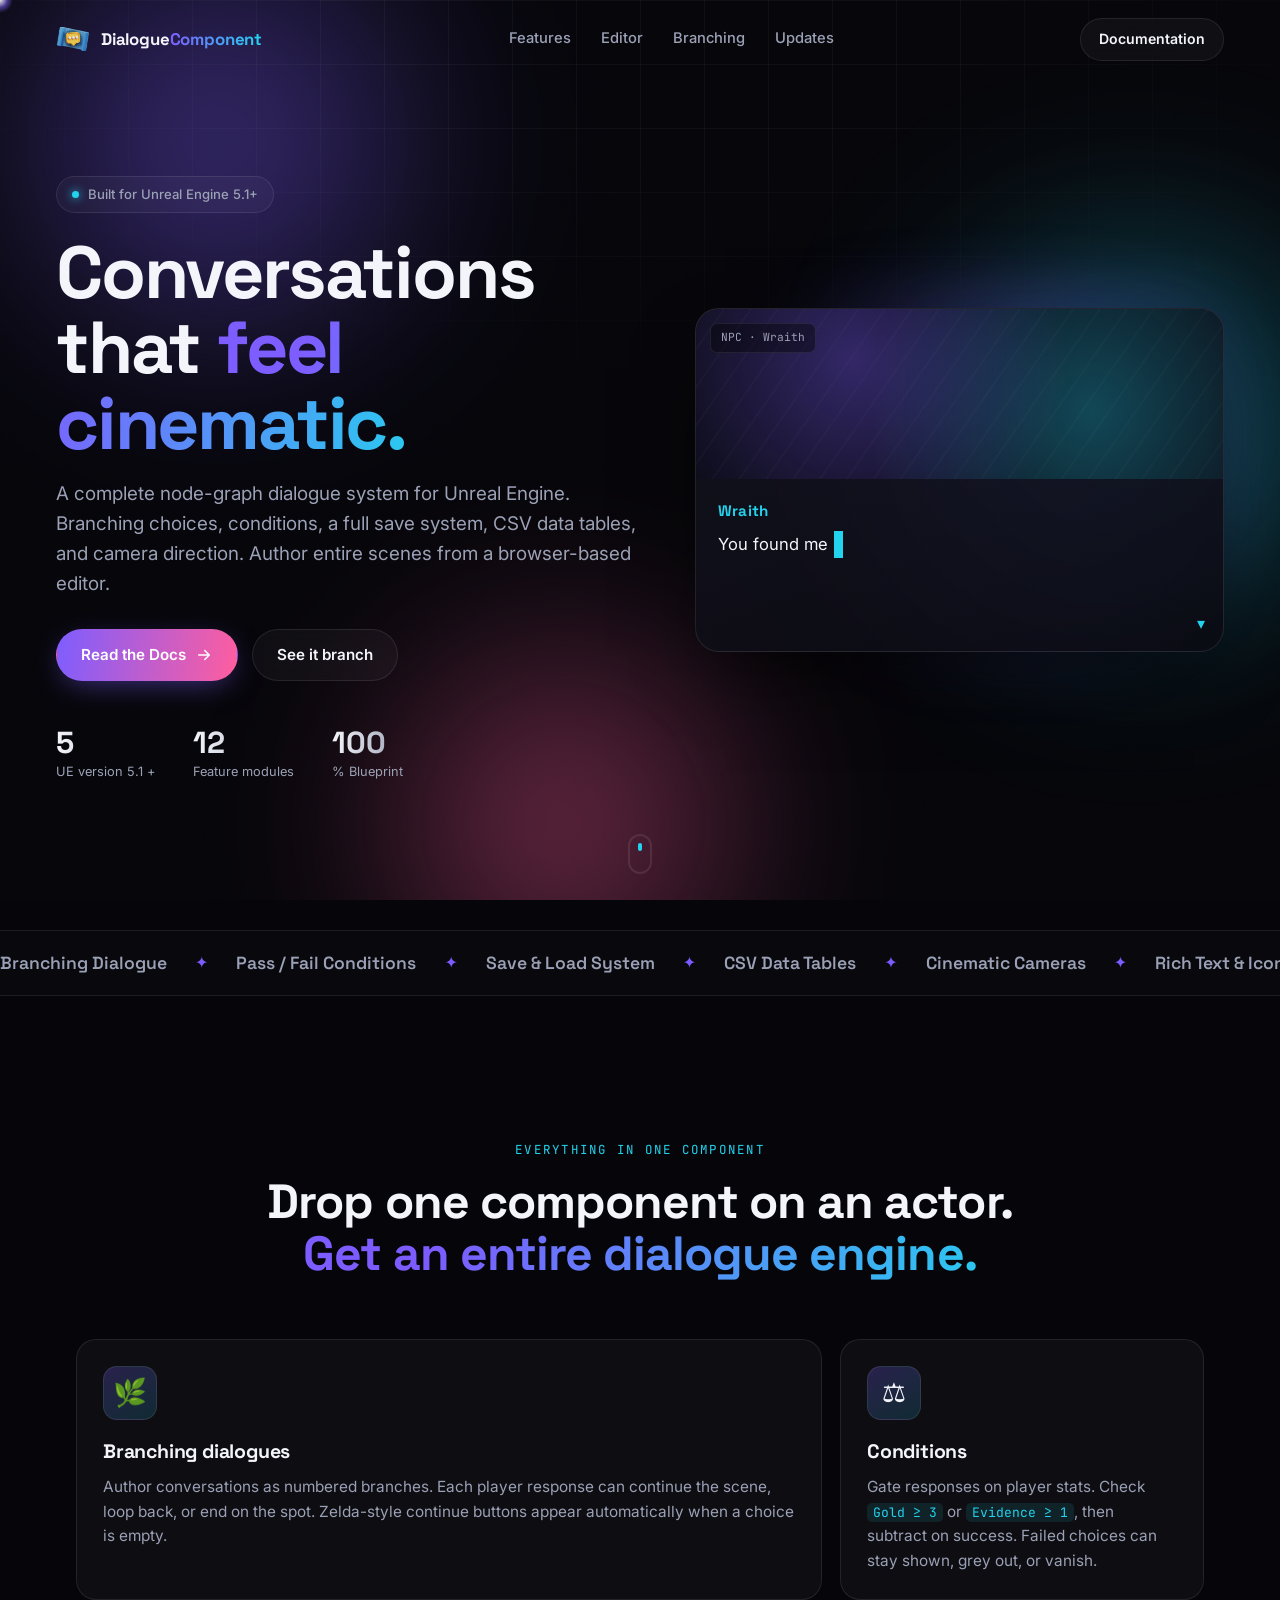
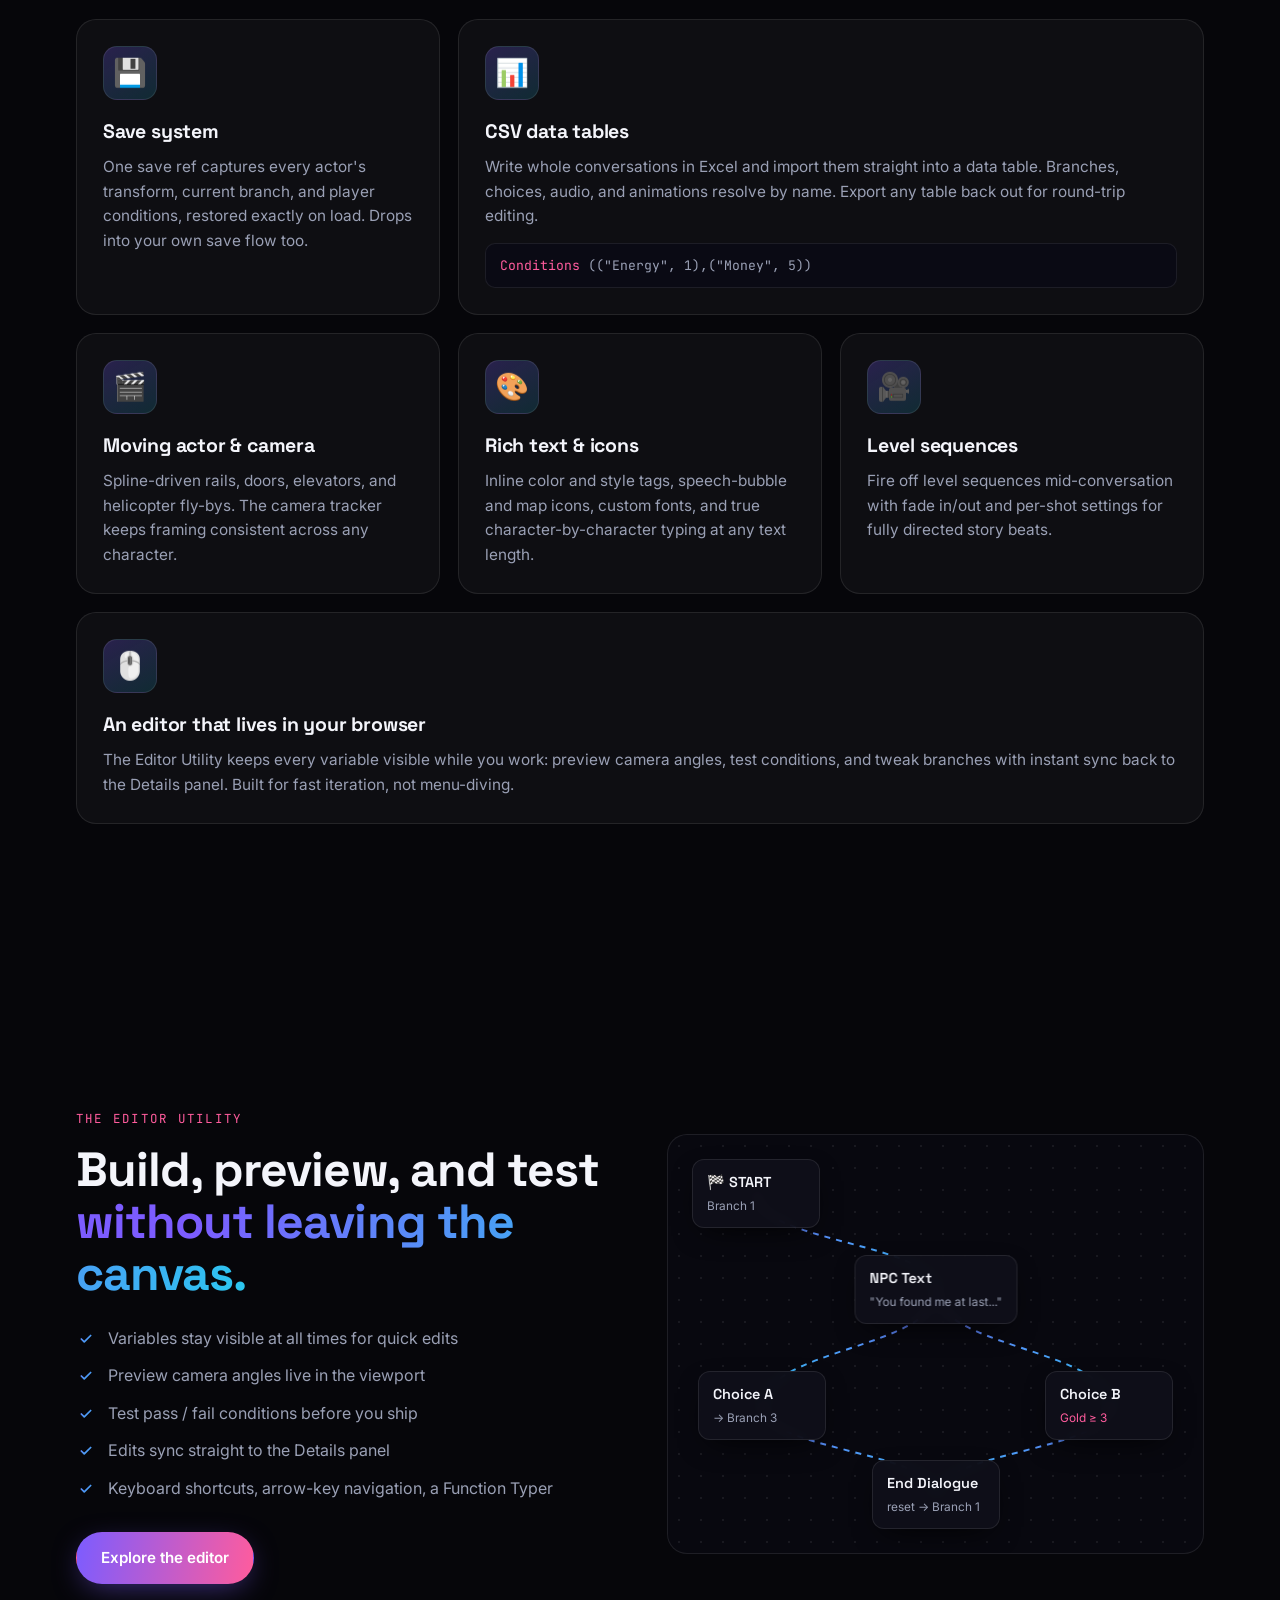
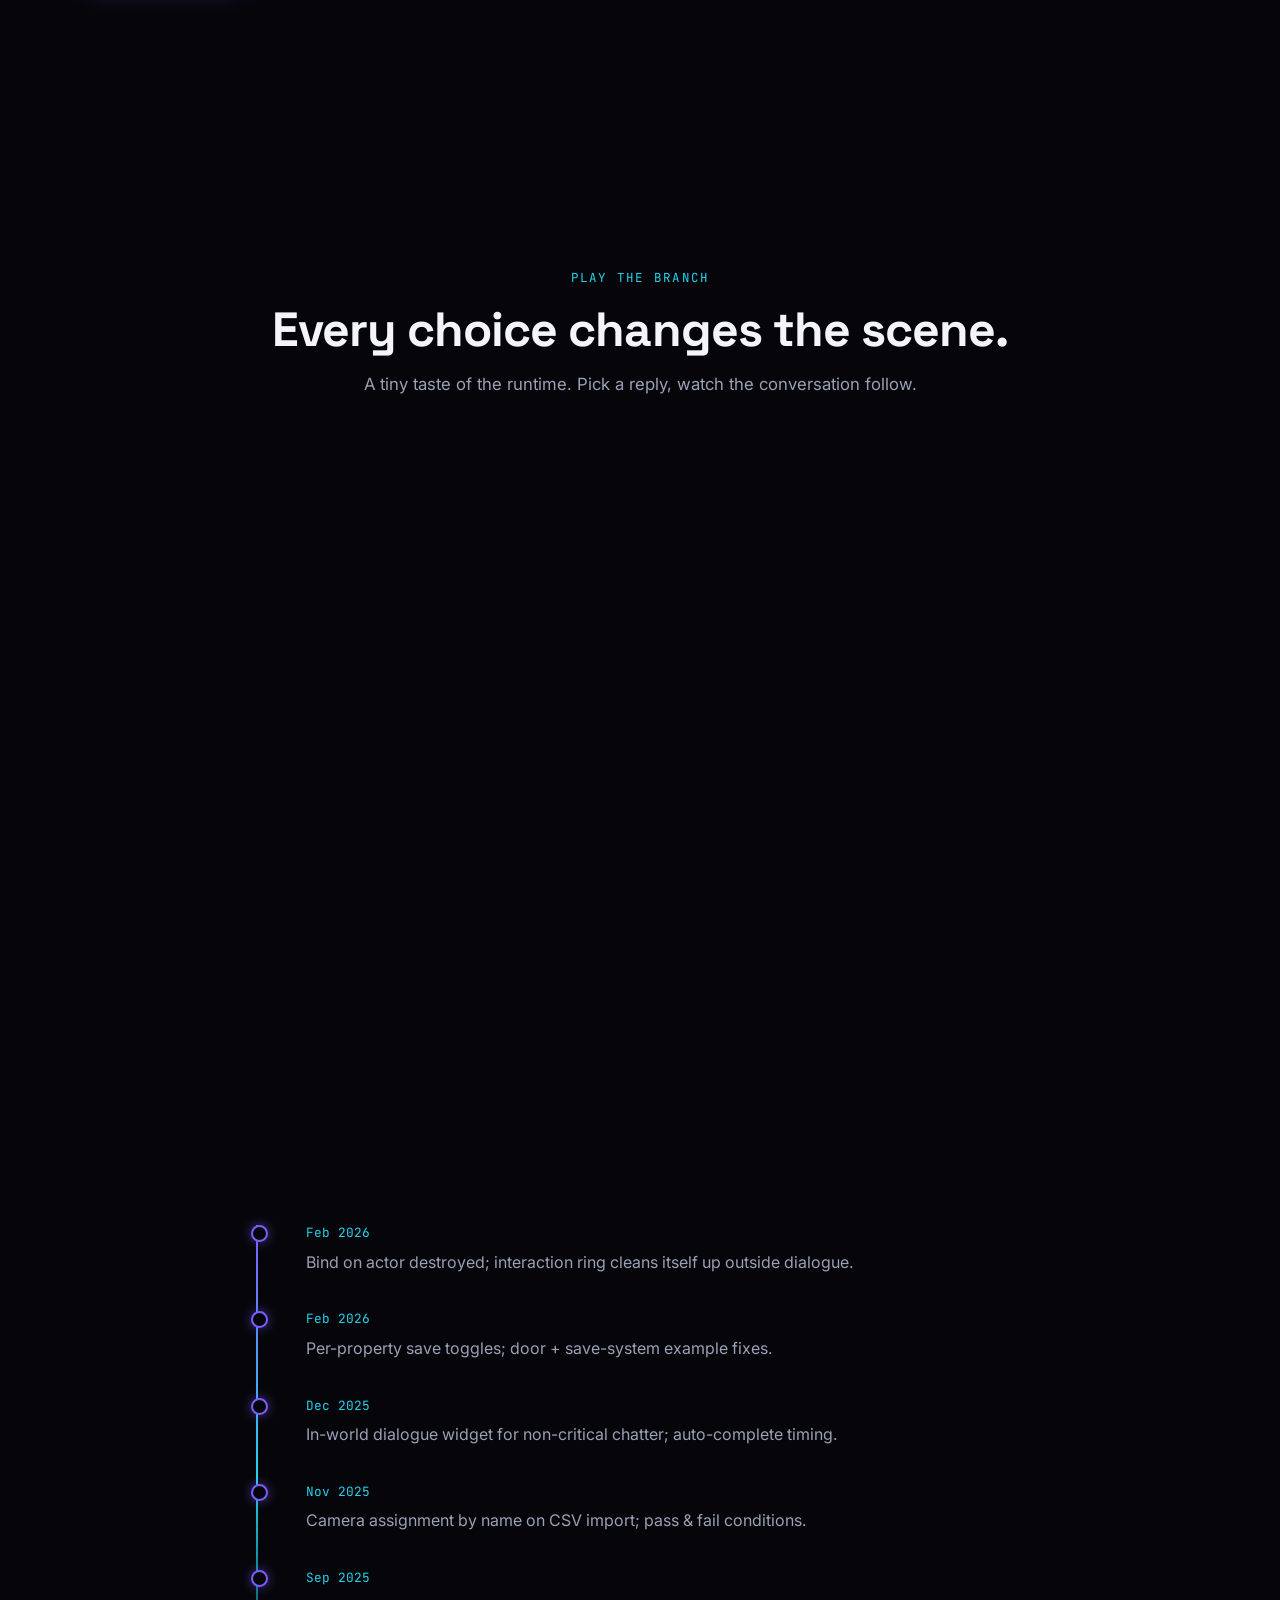
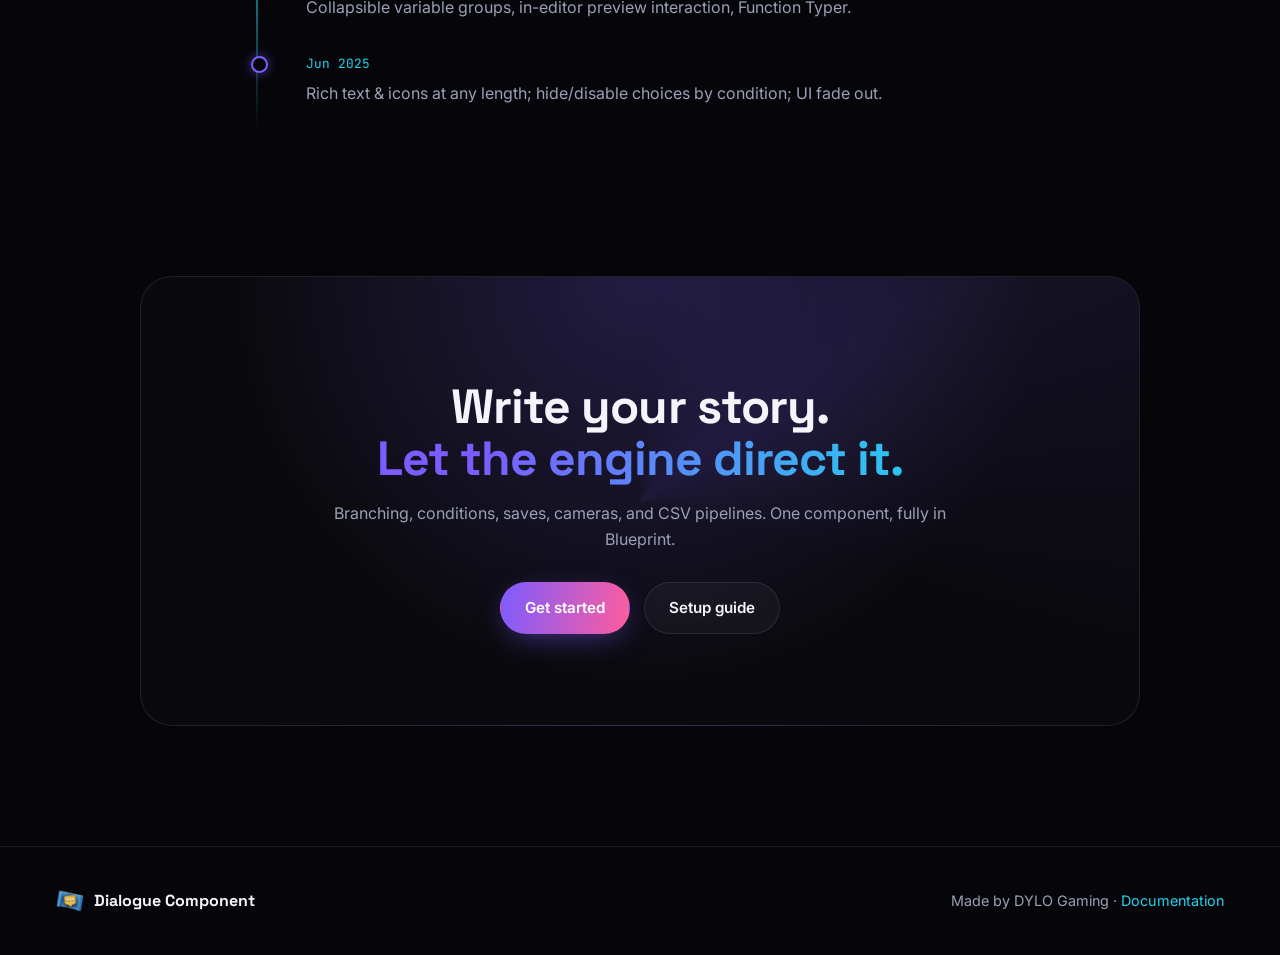
<file: index.html>
<!DOCTYPE html>
<html lang="en">
<head>
<meta charset="UTF-8" />
<meta name="viewport" content="width=device-width, initial-scale=1.0" />
<title>Dialogue Component · Cinematic Dialogue for Unreal Engine</title>
<meta name="description" content="A node-graph dialogue system for Unreal Engine 5. Branching conversations, conditions, save system, CSV data tables, cinematic cameras, and rich text, all in your browser." />
<link rel="icon" type="image/png" href="assets/icon.png" />
<link rel="preconnect" href="https://fonts.googleapis.com" />
<link rel="preconnect" href="https://fonts.gstatic.com" crossorigin />
<link href="https://fonts.googleapis.com/css2?family=Inter:wght@400;500;600;700;800;900&family=Space+Grotesk:wght@500;600;700&family=JetBrains+Mono:wght@400;500&display=swap" rel="stylesheet" />
<link rel="stylesheet" href="styles.css" />
</head>
<body>

<!-- progress + ambient layers -->
<div class="scroll-progress" id="scrollProgress"></div>
<div class="grain" aria-hidden="true"></div>
<div class="cursor-glow" id="cursorGlow" aria-hidden="true"></div>
<div class="aurora" aria-hidden="true">
  <span class="blob b1"></span>
  <span class="blob b2"></span>
  <span class="blob b3"></span>
</div>
<div class="grid-overlay" aria-hidden="true"></div>

<!-- nav -->
<header class="nav" id="nav">
  <a class="brand" href="#top">
    <img src="assets/icon.png" alt="" width="34" height="34" />
    <span>Dialogue<b>Component</b></span>
  </a>
  <nav class="nav-links">
    <a href="#features">Features</a>
    <a href="#editor">Editor</a>
    <a href="#flow">Branching</a>
    <a href="#timeline">Updates</a>
  </nav>
  <a class="btn btn-ghost nav-cta" href="docs.html">Documentation</a>
</header>

<main id="top">

  <!-- ================= HERO ================= -->
  <section class="hero">
    <div class="hero-inner">
      <div class="hero-copy">
        <div class="pill reveal" data-reveal>
          <span class="dot"></span> Built for Unreal Engine 5.1+
        </div>
        <h1 class="reveal" data-reveal>
          Conversations that
          <span class="grad">feel cinematic.</span>
        </h1>
        <p class="lead reveal" data-reveal>
          A complete node-graph dialogue system for Unreal Engine. Branching choices,
          conditions, a full save system, CSV data tables, and camera direction.
          Author entire scenes from a browser-based editor.
        </p>
        <div class="hero-cta reveal" data-reveal>
          <a class="btn btn-primary magnetic" href="docs.html">
            <span>Read the Docs</span>
            <svg viewBox="0 0 24 24" width="18" height="18"><path d="M5 12h14M13 6l6 6-6 6" fill="none" stroke="currentColor" stroke-width="2" stroke-linecap="round" stroke-linejoin="round"/></svg>
          </a>
          <a class="btn btn-ghost magnetic" href="#flow">See it branch</a>
        </div>
        <div class="hero-meta reveal" data-reveal>
          <div><b data-count="5">0</b><span>UE version 5.1 +</span></div>
          <div><b data-count="12">0</b><span>Feature modules</span></div>
          <div><b data-count="100">0</b><span>% Blueprint</span></div>
        </div>
      </div>

      <!-- live typing dialogue demo -->
      <div class="hero-demo reveal" data-reveal>
        <div class="demo-stage">
          <div class="demo-scene">
            <span class="scene-tag">NPC · Wraith</span>
          </div>
          <div class="dialogue-box" id="dialogueBox">
            <div class="dia-name">Wraith</div>
            <p class="dia-text" id="diaText"></p>
            <div class="dia-choices" id="diaChoices"></div>
            <div class="dia-caret">▾</div>
          </div>
        </div>
        <div class="demo-glow"></div>
      </div>
    </div>

    <a class="scroll-hint" href="#features" aria-label="Scroll">
      <span></span>
    </a>
  </section>

  <!-- ================= MARQUEE ================= -->
  <div class="marquee" aria-hidden="true">
    <div class="marquee-track" id="marquee">
      <span>Branching Dialogue</span><i>✦</i>
      <span>Pass / Fail Conditions</span><i>✦</i>
      <span>Save &amp; Load System</span><i>✦</i>
      <span>CSV Data Tables</span><i>✦</i>
      <span>Cinematic Cameras</span><i>✦</i>
      <span>Rich Text &amp; Icons</span><i>✦</i>
      <span>Character-by-character Typing</span><i>✦</i>
      <span>Level Sequences</span><i>✦</i>
    </div>
  </div>

  <!-- ================= FEATURES ================= -->
  <section class="section" id="features">
    <div class="section-head reveal" data-reveal>
      <span class="eyebrow">Everything in one component</span>
      <h2>Drop one component on an actor.<br/><span class="grad">Get an entire dialogue engine.</span></h2>
    </div>

    <div class="feature-grid">
      <article class="card span-2 reveal" data-reveal data-tilt>
        <div class="card-ic">🌿</div>
        <h3>Branching dialogues</h3>
        <p>Author conversations as numbered branches. Each player response can continue the scene, loop back, or end on the spot. Zelda-style continue buttons appear automatically when a choice is empty.</p>
      </article>

      <article class="card reveal" data-reveal data-tilt>
        <div class="card-ic">⚖️</div>
        <h3>Conditions</h3>
        <p>Gate responses on player stats. Check <code>Gold ≥ 3</code> or <code>Evidence ≥ 1</code>, then subtract on success. Failed choices can stay shown, grey out, or vanish.</p>
      </article>

      <article class="card reveal" data-reveal data-tilt>
        <div class="card-ic">💾</div>
        <h3>Save system</h3>
        <p>One save ref captures every actor's transform, current branch, and player conditions, restored exactly on load. Drops into your own save flow too.</p>
      </article>

      <article class="card span-2 reveal" data-reveal data-tilt>
        <div class="card-ic">📊</div>
        <h3>CSV data tables</h3>
        <p>Write whole conversations in Excel and import them straight into a data table. Branches, choices, audio, and animations resolve by name. Export any table back out for round-trip editing.</p>
        <pre class="mini-code"><span class="c-key">Conditions</span> (("Energy", 1),("Money", 5))</pre>
      </article>

      <article class="card reveal" data-reveal data-tilt>
        <div class="card-ic">🎬</div>
        <h3>Moving actor &amp; camera</h3>
        <p>Spline-driven rails, doors, elevators, and helicopter fly-bys. The camera tracker keeps framing consistent across any character.</p>
      </article>

      <article class="card reveal" data-reveal data-tilt>
        <div class="card-ic">🎨</div>
        <h3>Rich text &amp; icons</h3>
        <p>Inline color and style tags, speech-bubble and map icons, custom fonts, and true character-by-character typing at any text length.</p>
      </article>

      <article class="card reveal" data-reveal data-tilt>
        <div class="card-ic">🎥</div>
        <h3>Level sequences</h3>
        <p>Fire off level sequences mid-conversation with fade in/out and per-shot settings for fully directed story beats.</p>
      </article>

      <article class="card span-3 wide reveal" data-reveal data-tilt>
        <div class="card-ic">🖱️</div>
        <h3>An editor that lives in your browser</h3>
        <p>The Editor Utility keeps every variable visible while you work: preview camera angles, test conditions, and tweak branches with instant sync back to the Details panel. Built for fast iteration, not menu-diving.</p>
      </article>
    </div>
  </section>

  <!-- ================= EDITOR SHOWPIECE ================= -->
  <section class="section editor-sec" id="editor">
    <div class="split">
      <div class="split-copy reveal" data-reveal>
        <span class="eyebrow">The Editor Utility</span>
        <h2>Build, preview, and test<br/><span class="grad">without leaving the canvas.</span></h2>
        <ul class="check-list">
          <li>Variables stay visible at all times for quick edits</li>
          <li>Preview camera angles live in the viewport</li>
          <li>Test pass / fail conditions before you ship</li>
          <li>Edits sync straight to the Details panel</li>
          <li>Keyboard shortcuts, arrow-key navigation, a Function Typer</li>
        </ul>
        <a class="btn btn-primary magnetic" href="docs.html#editor">Explore the editor</a>
      </div>

      <!-- fake node graph -->
      <div class="split-visual reveal" data-reveal>
        <div class="node-graph" id="nodeGraph">
          <svg class="edges" id="edges" preserveAspectRatio="none"></svg>
          <div class="node n-start" data-node="start">
            <span class="node-head">🏁 START</span>
            <span class="node-sub">Branch 1</span>
          </div>
          <div class="node n-npc" data-node="npc">
            <span class="node-head">NPC Text</span>
            <span class="node-sub">"You found me at last..."</span>
          </div>
          <div class="node n-a" data-node="a">
            <span class="node-head">Choice A</span>
            <span class="node-sub">→ Branch 3</span>
          </div>
          <div class="node n-b" data-node="b">
            <span class="node-head">Choice B</span>
            <span class="node-sub cond">Gold ≥ 3</span>
          </div>
          <div class="node n-end" data-node="end">
            <span class="node-head">End Dialogue</span>
            <span class="node-sub">reset → Branch 1</span>
          </div>
        </div>
      </div>
    </div>
  </section>

  <!-- ================= INTERACTIVE BRANCHING ================= -->
  <section class="section flow-sec" id="flow">
    <div class="section-head reveal" data-reveal>
      <span class="eyebrow">Play the branch</span>
      <h2>Every choice changes the scene.</h2>
      <p class="sub">A tiny taste of the runtime. Pick a reply, watch the conversation follow.</p>
    </div>

    <div class="player reveal" data-reveal>
      <div class="player-screen">
        <div class="ps-name" id="psName">Merchant</div>
        <p class="ps-text" id="psText"></p>
        <div class="ps-choices" id="psChoices"></div>
      </div>
      <div class="player-stats">
        <div class="stat"><span>Gold</span><b id="statGold">5</b></div>
        <div class="stat"><span>Evidence</span><b id="statEvidence">0</b></div>
        <button class="reset-btn" id="resetFlow">↺ Restart</button>
      </div>
    </div>
  </section>

  <!-- ================= TIMELINE ================= -->
  <section class="section" id="timeline">
    <div class="section-head reveal" data-reveal>
      <span class="eyebrow">Always shipping</span>
      <h2>A living, updated asset.</h2>
      <p class="sub">A look at the most recent entries from the change log.</p>
    </div>

    <div class="timeline">
      <div class="tl-item reveal" data-reveal><time>Feb 2026</time><p>Bind on actor destroyed; interaction ring cleans itself up outside dialogue.</p></div>
      <div class="tl-item reveal" data-reveal><time>Feb 2026</time><p>Per-property save toggles; door + save-system example fixes.</p></div>
      <div class="tl-item reveal" data-reveal><time>Dec 2025</time><p>In-world dialogue widget for non-critical chatter; auto-complete timing.</p></div>
      <div class="tl-item reveal" data-reveal><time>Nov 2025</time><p>Camera assignment by name on CSV import; pass &amp; fail conditions.</p></div>
      <div class="tl-item reveal" data-reveal><time>Sep 2025</time><p>Collapsible variable groups, in-editor preview interaction, Function Typer.</p></div>
      <div class="tl-item reveal" data-reveal><time>Jun 2025</time><p>Rich text &amp; icons at any length; hide/disable choices by condition; UI fade out.</p></div>
    </div>
  </section>

  <!-- ================= CTA ================= -->
  <section class="cta-sec">
    <div class="cta-card reveal" data-reveal>
      <h2>Write your story.<br/><span class="grad">Let the engine direct it.</span></h2>
      <p>Branching, conditions, saves, cameras, and CSV pipelines. One component, fully in Blueprint.</p>
      <div class="hero-cta">
        <a class="btn btn-primary magnetic" href="docs.html">Get started</a>
        <a class="btn btn-ghost magnetic" href="docs.html#getting-started">Setup guide</a>
      </div>
    </div>
  </section>

</main>

<footer class="foot">
  <div class="foot-brand">
    <img src="assets/icon.png" alt="" width="28" height="28" />
    <span>Dialogue Component</span>
  </div>
  <p>Made by DYLO Gaming · <a href="docs.html">Documentation</a></p>
</footer>

<script src="script.js"></script>
</body>
</html>
</file>
<file: styles.css>
/* ============ tokens ============ */
:root{
  --bg:#06060a;
  --bg-2:#0b0b13;
  --ink:#f4f5fb;
  --muted:#9aa0b5;
  --faint:#6b7088;
  --line:rgba(255,255,255,.08);
  --card:rgba(255,255,255,.035);
  --card-bd:rgba(255,255,255,.09);
  --v1:#7c5cff;   /* violet */
  --v2:#22d3ee;   /* cyan   */
  --v3:#ff5c9d;   /* pink   */
  --glow:rgba(124,92,255,.55);
  --radius:20px;
  --ease:cubic-bezier(.22,.61,.36,1);
}
*{box-sizing:border-box;margin:0;padding:0}
html{scroll-behavior:smooth}
body{
  background:var(--bg);
  color:var(--ink);
  font-family:'Inter',system-ui,sans-serif;
  line-height:1.6;
  overflow-x:hidden;
  -webkit-font-smoothing:antialiased;
  cursor:none;
}
@media (pointer:coarse){ body{cursor:auto} .cursor-glow{display:none} }
a{color:inherit;text-decoration:none}
::selection{background:var(--v1);color:#fff}

/* ============ ambient layers ============ */
.aurora{position:fixed;inset:0;z-index:-3;overflow:hidden;filter:blur(0)}
.blob{position:absolute;border-radius:50%;filter:blur(90px);opacity:.55;will-change:transform}
.b1{width:46vw;height:46vw;background:radial-gradient(circle,#7c5cff,transparent 65%);top:-12vw;left:-6vw;animation:drift1 22s var(--ease) infinite alternate}
.b2{width:42vw;height:42vw;background:radial-gradient(circle,#22d3ee,transparent 65%);top:18vh;right:-10vw;animation:drift2 26s var(--ease) infinite alternate}
.b3{width:40vw;height:40vw;background:radial-gradient(circle,#ff5c9d,transparent 65%);bottom:-14vw;left:24vw;animation:drift3 30s var(--ease) infinite alternate}
@keyframes drift1{to{transform:translate(8vw,10vh) scale(1.15)}}
@keyframes drift2{to{transform:translate(-7vw,8vh) scale(1.1)}}
@keyframes drift3{to{transform:translate(6vw,-9vh) scale(1.2)}}

.grid-overlay{position:fixed;inset:0;z-index:-2;
  background-image:linear-gradient(var(--line) 1px,transparent 1px),linear-gradient(90deg,var(--line) 1px,transparent 1px);
  background-size:64px 64px;
  -webkit-mask-image:radial-gradient(ellipse 80% 60% at 50% 0%,#000 30%,transparent 75%);
          mask-image:radial-gradient(ellipse 80% 60% at 50% 0%,#000 30%,transparent 75%);
  opacity:.5}

.grain{position:fixed;inset:0;z-index:60;pointer-events:none;opacity:.05;mix-blend-mode:overlay;
  background-image:url("data:image/svg+xml,%3Csvg xmlns='http://www.w3.org/2000/svg' width='160' height='160'%3E%3Cfilter id='n'%3E%3CfeTurbulence type='fractalNoise' baseFrequency='.9' numOctaves='2'/%3E%3C/filter%3E%3Crect width='100%25' height='100%25' filter='url(%23n)'/%3E%3C/svg%3E")}

.cursor-glow{position:fixed;top:0;left:0;width:26px;height:26px;border-radius:50%;
  background:radial-gradient(circle,rgba(255,255,255,.9),rgba(124,92,255,.5) 40%,transparent 70%);
  pointer-events:none;z-index:9999;transform:translate(-50%,-50%);mix-blend-mode:screen;
  transition:width .2s,height .2s,background .2s}
.cursor-glow.big{width:60px;height:60px;background:radial-gradient(circle,rgba(124,92,255,.55),transparent 70%)}

.scroll-progress{position:fixed;top:0;left:0;height:3px;width:0;z-index:100;
  background:linear-gradient(90deg,var(--v1),var(--v2),var(--v3));box-shadow:0 0 14px var(--glow)}

/* ============ nav ============ */
.nav{position:fixed;top:0;left:0;right:0;z-index:50;display:flex;align-items:center;justify-content:space-between;
  padding:18px clamp(18px,5vw,56px);transition:padding .4s var(--ease),background .4s,border-color .4s;
  border-bottom:1px solid transparent}
.nav.scrolled{background:rgba(8,8,14,.6);backdrop-filter:blur(16px);border-color:var(--line);padding-top:12px;padding-bottom:12px}
.brand{display:flex;align-items:center;gap:11px;font-family:'Space Grotesk';font-weight:700;font-size:1.05rem;letter-spacing:-.01em}
.brand img{border-radius:8px}
.brand b{font-weight:700;background:linear-gradient(90deg,var(--v1),var(--v2));-webkit-background-clip:text;background-clip:text;color:transparent}
.nav-links{display:flex;gap:30px}
.nav-links a{color:var(--muted);font-size:.92rem;font-weight:500;position:relative;transition:color .25s}
.nav-links a::after{content:"";position:absolute;left:0;bottom:-6px;height:2px;width:0;background:linear-gradient(90deg,var(--v1),var(--v2));transition:width .3s var(--ease)}
.nav-links a:hover{color:var(--ink)}
.nav-links a:hover::after{width:100%}
@media (max-width:820px){.nav-links{display:none}}

/* ============ buttons ============ */
.btn{display:inline-flex;align-items:center;gap:9px;font-weight:600;font-size:.95rem;padding:13px 24px;border-radius:999px;
  border:1px solid transparent;transition:transform .25s var(--ease),box-shadow .3s,background .3s;will-change:transform}
.btn svg{transition:transform .3s var(--ease)}
.btn-primary{background:linear-gradient(100deg,var(--v1),var(--v3));color:#fff;box-shadow:0 8px 30px -8px var(--glow)}
.btn-primary:hover{box-shadow:0 14px 44px -8px var(--glow),0 0 0 1px rgba(255,255,255,.2) inset}
.btn-primary:hover svg{transform:translateX(4px)}
.btn-ghost{background:rgba(255,255,255,.04);border-color:var(--card-bd);color:var(--ink);backdrop-filter:blur(8px)}
.btn-ghost:hover{background:rgba(255,255,255,.09)}
.nav-cta{padding:9px 18px;font-size:.88rem}
@media (max-width:820px){.nav-cta{display:none}}

/* ============ hero ============ */
.hero{min-height:100vh;display:flex;flex-direction:column;justify-content:center;position:relative;
  padding:120px clamp(18px,5vw,56px) 60px}
.hero-inner{max-width:1240px;margin:0 auto;width:100%;display:grid;grid-template-columns:1.05fr .95fr;gap:54px;align-items:center}
@media (max-width:960px){.hero-inner{grid-template-columns:1fr;gap:40px}}

.pill{display:inline-flex;align-items:center;gap:9px;font-size:.82rem;font-weight:500;color:var(--muted);
  padding:7px 15px;border:1px solid var(--card-bd);border-radius:999px;background:var(--card);backdrop-filter:blur(8px)}
.pill .dot{width:7px;height:7px;border-radius:50%;background:var(--v2);box-shadow:0 0 10px var(--v2);animation:pulse 2s infinite}
@keyframes pulse{0%,100%{opacity:1}50%{opacity:.35}}

h1{font-family:'Space Grotesk';font-weight:700;font-size:clamp(2.6rem,6vw,4.6rem);line-height:1.02;letter-spacing:-.03em;margin:22px 0 18px}
.grad{background:linear-gradient(100deg,var(--v1) 10%,var(--v2) 55%,var(--v3));-webkit-background-clip:text;background-clip:text;color:transparent;
  background-size:200% auto;animation:shine 6s linear infinite}
@keyframes shine{to{background-position:200% center}}
.lead{font-size:clamp(1rem,1.5vw,1.18rem);color:var(--muted);max-width:34em}
.hero-cta{display:flex;gap:14px;margin-top:30px;flex-wrap:wrap}
.hero-meta{display:flex;gap:38px;margin-top:46px}
.hero-meta b{font-family:'Space Grotesk';font-size:1.9rem;display:block;line-height:1;
  background:linear-gradient(90deg,var(--ink),var(--muted));-webkit-background-clip:text;background-clip:text;color:transparent}
.hero-meta span{font-size:.8rem;color:var(--muted)}
@media (max-width:520px){.hero-meta{gap:24px}}

.scroll-hint{position:absolute;bottom:26px;left:50%;transform:translateX(-50%);width:24px;height:40px;border:2px solid var(--card-bd);border-radius:14px;display:flex;justify-content:center;padding-top:7px}
.scroll-hint span{width:4px;height:8px;border-radius:2px;background:var(--v2);animation:scrolldot 1.6s infinite}
@keyframes scrolldot{0%{opacity:0;transform:translateY(-4px)}40%{opacity:1}80%{opacity:0;transform:translateY(10px)}}

/* ===== hero dialogue demo ===== */
.hero-demo{position:relative}
.demo-glow{position:absolute;inset:-30px;z-index:-1;background:radial-gradient(circle at 60% 40%,var(--glow),transparent 65%);filter:blur(30px);opacity:.7}
.demo-stage{border-radius:24px;border:1px solid var(--card-bd);overflow:hidden;background:linear-gradient(160deg,rgba(20,20,32,.9),rgba(10,10,18,.9));backdrop-filter:blur(12px);box-shadow:0 30px 80px -30px #000}
.demo-scene{height:170px;position:relative;
  background:
    radial-gradient(circle at 30% 30%,rgba(124,92,255,.35),transparent 55%),
    radial-gradient(circle at 75% 60%,rgba(34,211,238,.3),transparent 55%),
    repeating-linear-gradient(125deg,rgba(255,255,255,.02) 0 2px,transparent 2px 22px),
    #0a0a14}
.scene-tag{position:absolute;top:14px;left:14px;font-family:'JetBrains Mono';font-size:.7rem;color:var(--muted);
  background:rgba(0,0,0,.4);padding:5px 10px;border-radius:7px;border:1px solid var(--line)}
.dialogue-box{padding:20px 22px 24px;position:relative;min-height:172px}
.dia-name{font-family:'Space Grotesk';font-weight:700;color:var(--v2);font-size:.95rem;margin-bottom:8px;letter-spacing:.02em}
.dia-text{font-size:1.04rem;min-height:3.2em;color:var(--ink)}
.dia-text .caret{display:inline-block;width:9px;background:var(--v2);margin-left:1px;animation:blink 1s steps(1) infinite}
@keyframes blink{50%{opacity:0}}
.dia-choices{display:flex;flex-direction:column;gap:8px;margin-top:14px}
.dia-choice{text-align:left;font:inherit;font-size:.92rem;color:var(--ink);background:rgba(255,255,255,.04);
  border:1px solid var(--card-bd);border-radius:11px;padding:10px 14px;cursor:none;
  transition:background .2s,transform .2s var(--ease),border-color .2s;opacity:0;transform:translateY(8px)}
.dia-choice.show{opacity:1;transform:none}
.dia-choice:hover{background:rgba(124,92,255,.18);border-color:var(--v1);transform:translateX(4px)}
.dia-choice b{color:var(--v2)}
.dia-caret{position:absolute;right:18px;bottom:14px;color:var(--v2);animation:bob 1.4s var(--ease) infinite}
@keyframes bob{50%{transform:translateY(5px)}}

/* ============ marquee ============ */
.marquee{border-block:1px solid var(--line);padding:18px 0;overflow:hidden;background:rgba(255,255,255,.015);margin-top:30px}
.marquee-track{display:flex;align-items:center;gap:28px;width:max-content;animation:scroll-x 30s linear infinite}
.marquee:hover .marquee-track{animation-play-state:paused}
.marquee span{font-family:'Space Grotesk';font-weight:600;font-size:1.1rem;color:var(--muted);white-space:nowrap}
.marquee i{color:var(--v1);font-style:normal}
@keyframes scroll-x{to{transform:translateX(-50%)}}

/* ============ sections ============ */
.section{max-width:1240px;margin:0 auto;padding:clamp(70px,11vw,140px) clamp(18px,5vw,56px)}
.section-head{text-align:center;max-width:760px;margin:0 auto 60px}
.eyebrow{font-family:'JetBrains Mono';font-size:.78rem;letter-spacing:.18em;text-transform:uppercase;color:var(--v2)}
.section-head h2,.split-copy h2,.cta-card h2{font-family:'Space Grotesk';font-weight:700;font-size:clamp(1.8rem,4vw,3rem);line-height:1.08;letter-spacing:-.02em;margin-top:14px}
.section-head .sub{color:var(--muted);margin-top:16px;font-size:1.05rem}

/* ============ feature grid ============ */
.feature-grid{display:grid;grid-template-columns:repeat(3,1fr);gap:18px}
@media (max-width:900px){.feature-grid{grid-template-columns:1fr 1fr}}
@media (max-width:600px){.feature-grid{grid-template-columns:1fr}}
.card{position:relative;background:var(--card);border:1px solid var(--card-bd);border-radius:var(--radius);
  padding:26px;overflow:hidden;transition:transform .35s var(--ease),border-color .35s,box-shadow .35s;
  transform-style:preserve-3d;will-change:transform}
.card::before{content:"";position:absolute;inset:0;border-radius:inherit;padding:1px;
  background:linear-gradient(130deg,var(--v1),transparent 40%,transparent 60%,var(--v2));
  -webkit-mask:linear-gradient(#000 0 0) content-box,linear-gradient(#000 0 0);
          mask:linear-gradient(#000 0 0) content-box,linear-gradient(#000 0 0);
  -webkit-mask-composite:xor;mask-composite:exclude;opacity:0;transition:opacity .35s}
.card:hover{border-color:transparent;box-shadow:0 24px 60px -28px var(--glow)}
.card:hover::before{opacity:1}
.card.span-2{grid-column:span 2}
.card.span-3{grid-column:span 3}
@media (max-width:900px){.card.span-2,.card.span-3{grid-column:span 2}}
@media (max-width:600px){.card.span-2,.card.span-3{grid-column:span 1}}
.card-ic{font-size:1.7rem;width:54px;height:54px;display:grid;place-items:center;border-radius:14px;
  background:linear-gradient(150deg,rgba(124,92,255,.25),rgba(34,211,238,.15));border:1px solid var(--card-bd);margin-bottom:16px}
.card h3{font-family:'Space Grotesk';font-size:1.22rem;margin-bottom:8px;letter-spacing:-.01em}
.card p{color:var(--muted);font-size:.96rem}
.card code{font-family:'JetBrains Mono';font-size:.85em;color:var(--v2);background:rgba(34,211,238,.1);padding:1px 6px;border-radius:5px}
.mini-code{font-family:'JetBrains Mono';font-size:.82rem;margin-top:14px;background:#0a0a14;border:1px solid var(--line);border-radius:10px;padding:11px 14px;color:var(--muted);overflow-x:auto}
.mini-code .c-key{color:var(--v3)}

/* ============ split / editor ============ */
.split{display:grid;grid-template-columns:1fr 1fr;gap:54px;align-items:center}
@media (max-width:880px){.split{grid-template-columns:1fr;gap:36px}}
.split-copy .eyebrow{color:var(--v3)}
.check-list{list-style:none;margin:26px 0 30px;display:flex;flex-direction:column;gap:12px}
.check-list li{position:relative;padding-left:32px;color:var(--muted)}
.check-list li::before{content:"";position:absolute;left:0;top:3px;width:20px;height:20px;border-radius:50%;
  background:linear-gradient(135deg,var(--v1),var(--v2));
  -webkit-mask:url("data:image/svg+xml,%3Csvg xmlns='http://www.w3.org/2000/svg' viewBox='0 0 24 24'%3E%3Cpath d='M20 6L9 17l-5-5' fill='none' stroke='%23000' stroke-width='3' stroke-linecap='round' stroke-linejoin='round'/%3E%3C/svg%3E") center/14px no-repeat;
          mask:url("data:image/svg+xml,%3Csvg xmlns='http://www.w3.org/2000/svg' viewBox='0 0 24 24'%3E%3Cpath d='M20 6L9 17l-5-5' fill='none' stroke='%23000' stroke-width='3' stroke-linecap='round' stroke-linejoin='round'/%3E%3C/svg%3E") center/14px no-repeat}

/* node graph */
.split-visual{position:relative}
.node-graph{position:relative;height:420px;border:1px solid var(--card-bd);border-radius:var(--radius);
  background:radial-gradient(circle at 50% 50%,rgba(124,92,255,.08),transparent 70%),#08080f;overflow:hidden;
  background-image:radial-gradient(rgba(255,255,255,.07) 1px,transparent 1px);background-size:22px 22px}
.edges{position:absolute;inset:0;width:100%;height:100%;pointer-events:none}
.edges path{fill:none;stroke:url(#eg);stroke-width:2;stroke-dasharray:6 6;animation:dash 1s linear infinite}
@keyframes dash{to{stroke-dashoffset:-12}}
.node{position:absolute;background:rgba(16,16,26,.92);border:1px solid var(--card-bd);border-radius:12px;
  padding:11px 14px;min-width:128px;backdrop-filter:blur(6px);box-shadow:0 10px 30px -12px #000;
  animation:nodefloat 6s var(--ease) infinite;transition:border-color .3s,box-shadow .3s}
.node:hover{border-color:var(--v1);box-shadow:0 0 0 1px var(--v1),0 14px 36px -14px var(--glow)}
.node-head{display:block;font-family:'Space Grotesk';font-weight:600;font-size:.9rem}
.node-sub{display:block;font-size:.74rem;color:var(--muted);margin-top:3px}
.node-sub.cond{color:var(--v3)}
.n-start{top:24px;left:24px}
.n-npc{top:120px;left:50%;transform:translateX(-50%);animation-delay:.6s}
.n-a{top:236px;left:30px;animation-delay:1.1s}
.n-b{top:236px;right:30px;animation-delay:1.4s}
.n-end{bottom:24px;left:50%;transform:translateX(-50%);animation-delay:1.8s}
.n-npc,.n-end{will-change:transform}
@keyframes nodefloat{50%{transform:translateY(-7px)}}
.n-npc{animation-name:nodefloatC}.n-end{animation-name:nodefloatC}
@keyframes nodefloatC{0%,100%{transform:translateX(-50%)}50%{transform:translate(-50%,-7px)}}

/* ============ interactive flow player ============ */
.player{max-width:720px;margin:0 auto;border:1px solid var(--card-bd);border-radius:24px;overflow:hidden;
  background:linear-gradient(160deg,rgba(18,18,30,.85),rgba(9,9,16,.9));backdrop-filter:blur(12px);box-shadow:0 30px 80px -34px #000}
.player-screen{padding:30px 30px 24px;min-height:200px;
  background:radial-gradient(circle at 80% 0%,rgba(34,211,238,.12),transparent 55%)}
.ps-name{font-family:'Space Grotesk';font-weight:700;color:var(--v2);margin-bottom:10px}
.ps-text{font-size:1.12rem;min-height:2.6em}
.ps-choices{display:flex;flex-direction:column;gap:9px;margin-top:18px}
.ps-choice{text-align:left;font:inherit;font-size:.98rem;color:var(--ink);background:rgba(255,255,255,.04);
  border:1px solid var(--card-bd);border-radius:12px;padding:13px 16px;cursor:none;
  transition:background .2s,transform .2s var(--ease),border-color .2s,opacity .3s}
.ps-choice:hover{background:rgba(124,92,255,.18);border-color:var(--v1);transform:translateX(5px)}
.ps-choice.locked{opacity:.4;cursor:not-allowed}
.ps-choice.locked:hover{transform:none;background:rgba(255,255,255,.04);border-color:var(--card-bd)}
.ps-choice .tag{float:right;font-family:'JetBrains Mono';font-size:.74rem;color:var(--v3)}
.player-stats{display:flex;align-items:center;gap:24px;padding:16px 30px;border-top:1px solid var(--line);background:rgba(0,0,0,.25)}
.player-stats .stat{display:flex;flex-direction:column}
.player-stats .stat span{font-size:.72rem;color:var(--muted);text-transform:uppercase;letter-spacing:.1em}
.player-stats .stat b{font-family:'Space Grotesk';font-size:1.3rem;color:var(--v2);transition:color .3s}
.player-stats .stat b.flash{color:var(--v3)}
.reset-btn{margin-left:auto;font:inherit;font-size:.85rem;color:var(--muted);background:none;border:1px solid var(--card-bd);
  border-radius:999px;padding:8px 16px;cursor:none;transition:color .2s,border-color .2s}
.reset-btn:hover{color:var(--ink);border-color:var(--v1)}

/* ============ timeline ============ */
.timeline{max-width:780px;margin:0 auto;position:relative;padding-left:30px}
.timeline::before{content:"";position:absolute;left:6px;top:6px;bottom:6px;width:2px;background:linear-gradient(var(--v1),var(--v2),transparent)}
.tl-item{position:relative;padding:0 0 30px 26px}
.tl-item::before{content:"";position:absolute;left:-29px;top:6px;width:13px;height:13px;border-radius:50%;
  background:var(--bg);border:2px solid var(--v1);box-shadow:0 0 12px var(--glow)}
.tl-item time{font-family:'JetBrains Mono';font-size:.8rem;color:var(--v2)}
.tl-item p{color:var(--muted);margin-top:5px}

/* ============ cta ============ */
.cta-sec{padding:0 clamp(18px,5vw,56px) 120px}
.cta-card{max-width:1000px;margin:0 auto;text-align:center;padding:clamp(48px,8vw,90px) 30px;border-radius:32px;position:relative;overflow:hidden;
  border:1px solid var(--card-bd);background:radial-gradient(circle at 50% 0%,rgba(124,92,255,.22),transparent 60%),rgba(255,255,255,.02)}
.cta-card::after{content:"";position:absolute;inset:0;background:conic-gradient(from 0deg,transparent,rgba(124,92,255,.1),transparent 30%);animation:spin 12s linear infinite;z-index:-1}
@keyframes spin{to{transform:rotate(360deg)}}
.cta-card p{color:var(--muted);margin:16px auto 30px;max-width:40em}
.cta-card .hero-cta{justify-content:center}

/* ============ footer ============ */
.foot{border-top:1px solid var(--line);padding:40px clamp(18px,5vw,56px);display:flex;justify-content:space-between;align-items:center;gap:18px;flex-wrap:wrap}
.foot-brand{display:flex;align-items:center;gap:10px;font-family:'Space Grotesk';font-weight:700}
.foot p{color:var(--muted);font-size:.9rem}
.foot a{color:var(--v2)}
.foot a:hover{text-decoration:underline}

/* ============ reveal ============ */
[data-reveal]{opacity:0;transform:translateY(34px);transition:opacity .8s var(--ease),transform .8s var(--ease)}
[data-reveal].in{opacity:1;transform:none}

@media (prefers-reduced-motion:reduce){
  *{animation:none!important;transition:none!important}
  [data-reveal]{opacity:1;transform:none}
  html{scroll-behavior:auto}
}
</file>
